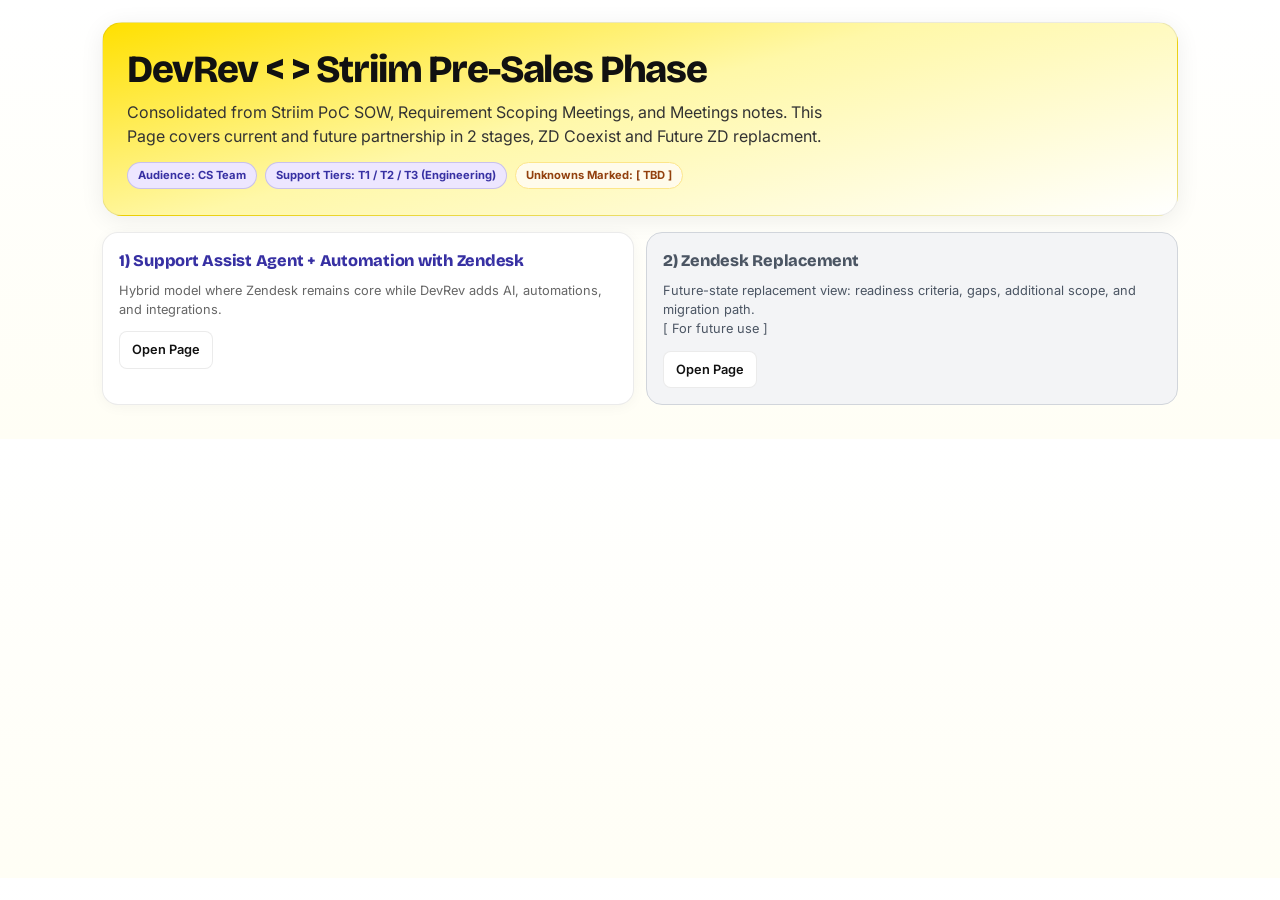
<file: index.html>
<!doctype html>
<html lang="en">
<head>
  <meta charset="utf-8">
  <meta name="viewport" content="width=device-width, initial-scale=1">
  <title>Striim CS Requirements Pages</title>
  <link rel="preconnect" href="https://fonts.googleapis.com">
  <link rel="preconnect" href="https://fonts.gstatic.com" crossorigin>
  <link href="https://fonts.googleapis.com/css2?family=Bricolage+Grotesque:opsz,wght@12..96,400;12..96,500;12..96,600;12..96,700;12..96,800&family=Inter:wght@400;500;600&family=JetBrains+Mono:wght@400;500&display=swap" rel="stylesheet">
  <link rel="stylesheet" href="./striim-cs-styles.css">
</head>
<body>
  <main class="container">
    <section class="hero">
      <h1 class="title"> DevRev < > Striim Pre-Sales Phase </h1>
      <p class="subtitle">
        Consolidated from Striim PoC SOW, Requirement Scoping Meetings, and Meetings notes.
        This Page covers current and future partnership in 2 stages, ZD Coexist and Future ZD replacment.
      </p>
      <div class="meta">
        <span class="chip">Audience: CS Team</span>
        <span class="chip">Support Tiers: T1 / T2 / T3 (Engineering)</span>
        <span class="chip warn">Unknowns Marked: [ TBD ]</span>
      </div>
    </section>

    <div class="grid-2">
      <article class="card">
        <h3>1) Support Assist Agent + Automation with Zendesk</h3>
        <p class="small">
          Hybrid model where Zendesk remains core while DevRev adds AI, automations, and integrations.
        </p>
        <a class="btn" href="./striim_support_assist_and_automation_with_zendesk.html">Open Page</a>
      </article>

      <article class="card card--future">
        <h3>2) Zendesk Replacement</h3>
        <p class="small">
          Future-state replacement view: readiness criteria, gaps, additional scope, and migration path.
        </p>
        <p class="small">[ For future use ]</p>
        <a class="btn" href="./striim_zendesk_replacement_view.html">Open Page</a>
      </article>
    </div>
  </main>
</body>
</html>
</file>
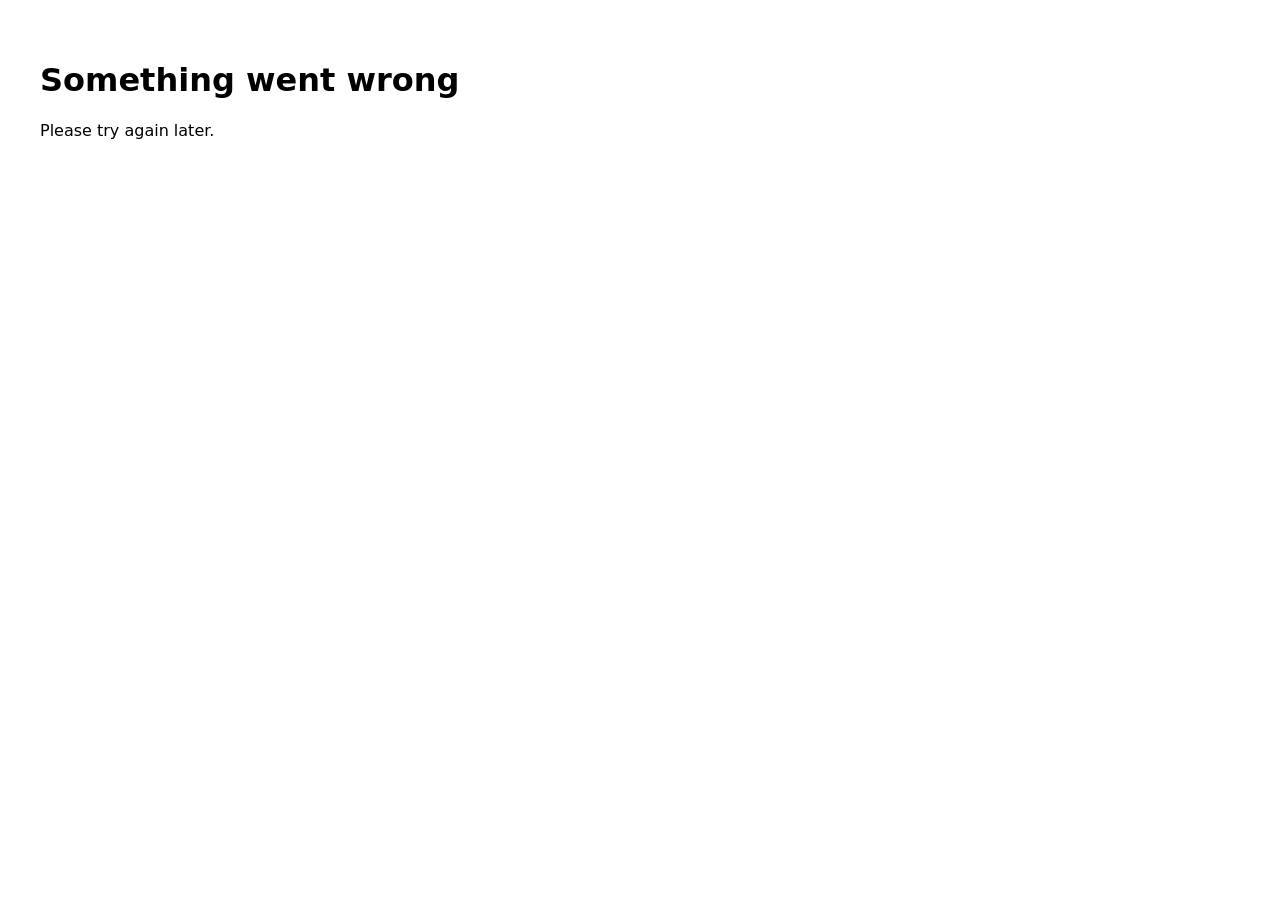
<file: 50x.html>
<!DOCTYPE html>
<html lang="en">
<head>
  <meta charset="UTF-8">
  <meta name="viewport" content="width=device-width, initial-scale=1.0">
  <title>Server error</title>
</head>
<body style="font-family: system-ui; padding: 2rem;">
  <h1>Something went wrong</h1>
  <p>Please try again later.</p>
</body>
</html>
</file>
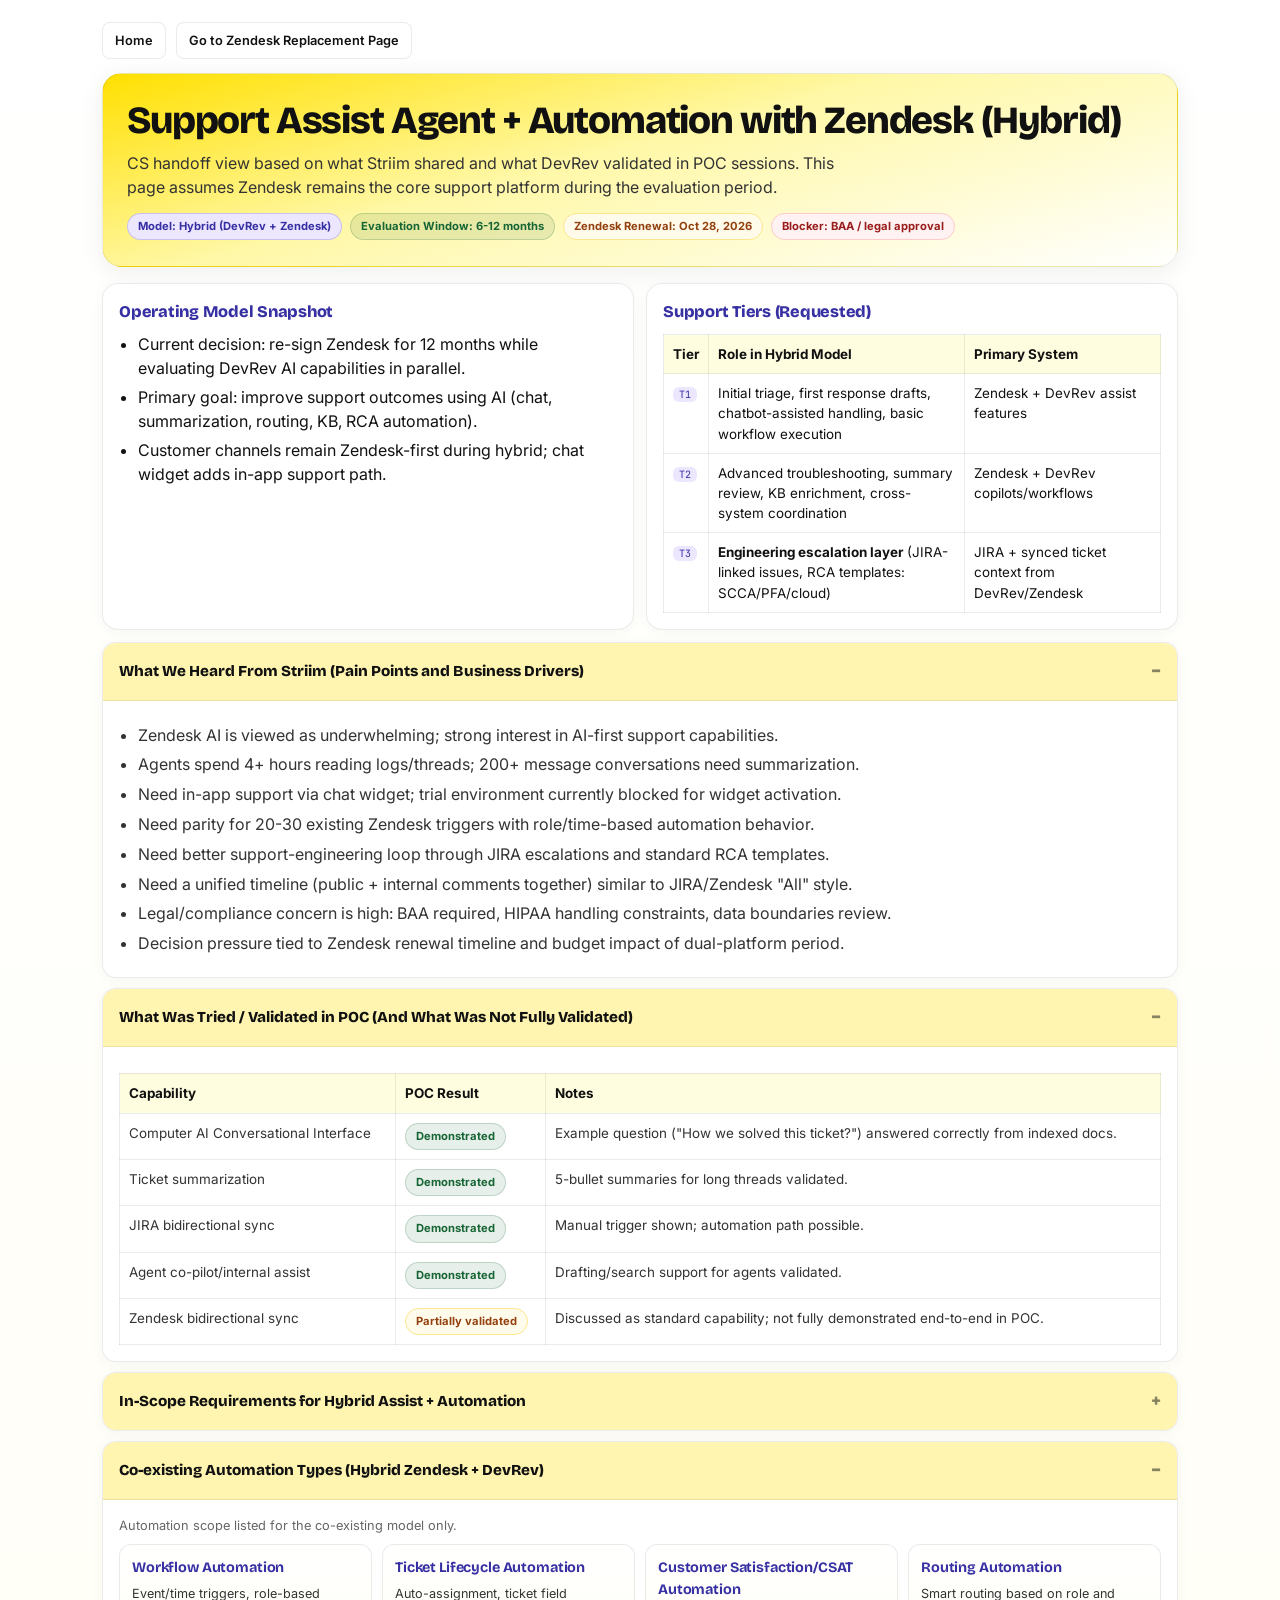
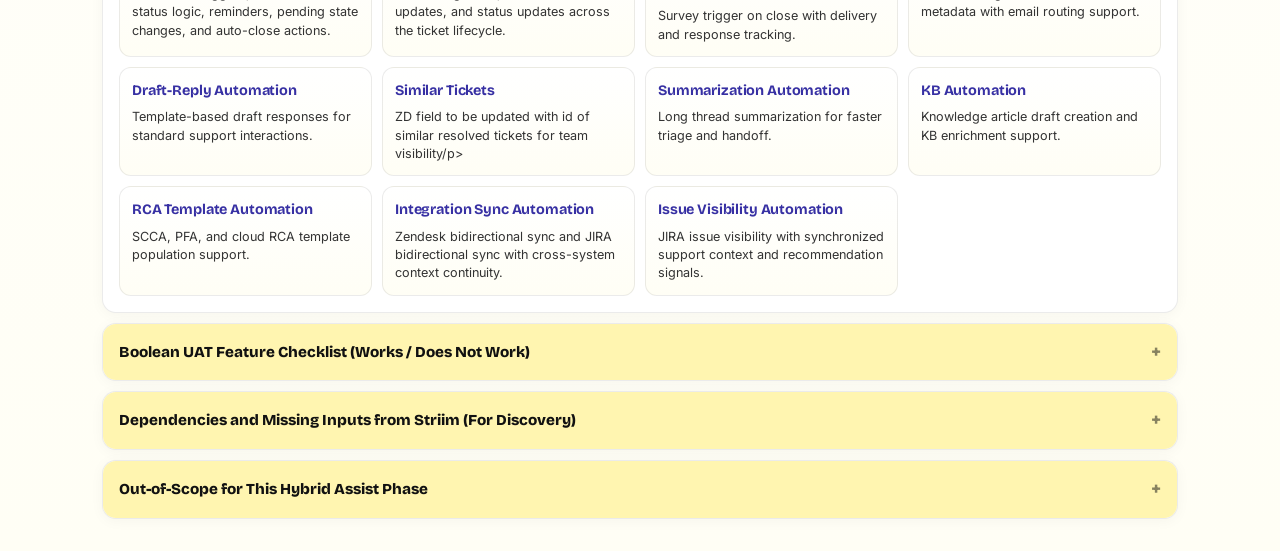
<file: striim_support_assist_and_automation_with_zendesk.html>
<!doctype html>
<html lang="en">
<head>
  <meta charset="utf-8">
  <meta name="viewport" content="width=device-width, initial-scale=1">
  <title>Striim - Support Assist Agent + Automation with Zendesk</title>
  <link rel="preconnect" href="https://fonts.googleapis.com">
  <link rel="preconnect" href="https://fonts.gstatic.com" crossorigin>
  <link href="https://fonts.googleapis.com/css2?family=Bricolage+Grotesque:opsz,wght@12..96,400;12..96,500;12..96,600;12..96,700;12..96,800&family=Inter:wght@400;500;600&family=JetBrains+Mono:wght@400;500&display=swap" rel="stylesheet">
  <link rel="stylesheet" href="./striim-cs-styles.css">
</head>
<body>
  <main class="container">
    <nav class="top-nav">
      <a class="btn" href="./index.html">Home</a>
      <a class="btn" href="./striim_zendesk_replacement_view.html">Go to Zendesk Replacement Page</a>
    </nav>

    <section class="hero">
      <h1 class="title">Support Assist Agent + Automation with Zendesk (Hybrid)</h1>
      <p class="subtitle">
        CS handoff view based on what Striim shared and what DevRev validated in POC sessions.
        This page assumes Zendesk remains the core support platform during the evaluation period.
      </p>
      <div class="meta">
        <span class="chip">Model: Hybrid (DevRev + Zendesk)</span>
        <span class="chip ok">Evaluation Window: 6-12 months</span>
        <span class="chip warn">Zendesk Renewal: Oct 28, 2026</span>
        <span class="chip risk">Blocker: BAA / legal approval</span>
      </div>
    </section>

    <section class="grid-2">
      <article class="card">
        <h3 class="section-heading">Operating Model Snapshot</h3>
        <ul>
          <li>Current decision: re-sign Zendesk for 12 months while evaluating DevRev AI capabilities in parallel.</li>
          <li>Primary goal: improve support outcomes using AI (chat, summarization, routing, KB, RCA automation).</li>
          <li>Customer channels remain Zendesk-first during hybrid; chat widget adds in-app support path.</li>
        </ul>
      </article>

      <article class="card">
        <h3 class="section-heading">Support Tiers (Requested)</h3>
        <table>
          <thead>
            <tr>
              <th>Tier</th>
              <th>Role in Hybrid Model</th>
              <th>Primary System</th>
            </tr>
          </thead>
          <tbody>
            <tr>
              <td><span class="kbd">T1</span></td>
              <td>Initial triage, first response drafts, chatbot-assisted handling, basic workflow execution</td>
              <td>Zendesk + DevRev assist features</td>
            </tr>
            <tr>
              <td><span class="kbd">T2</span></td>
              <td>Advanced troubleshooting, summary review, KB enrichment, cross-system coordination</td>
              <td>Zendesk + DevRev copilots/workflows</td>
            </tr>
            <tr>
              <td><span class="kbd">T3</span></td>
              <td><strong>Engineering escalation layer</strong> (JIRA-linked issues, RCA templates: SCCA/PFA/cloud)</td>
              <td>JIRA + synced ticket context from DevRev/Zendesk</td>
            </tr>
          </tbody>
        </table>
      </article>
    </section>

    <details open>
      <summary>What We Heard From Striim (Pain Points and Business Drivers)</summary>
      <div class="content">
        <ul>
          <li>Zendesk AI is viewed as underwhelming; strong interest in AI-first support capabilities.</li>
          <li>Agents spend 4+ hours reading logs/threads; 200+ message conversations need summarization.</li>
          <li>Need in-app support via chat widget; trial environment currently blocked for widget activation.</li>
          <li>Need parity for 20-30 existing Zendesk triggers with role/time-based automation behavior.</li>
          <li>Need better support-engineering loop through JIRA escalations and standard RCA templates.</li>
          <li>Need a unified timeline (public + internal comments together) similar to JIRA/Zendesk "All" style.</li>
          <li>Legal/compliance concern is high: BAA required, HIPAA handling constraints, data boundaries review.</li>
          <li>Decision pressure tied to Zendesk renewal timeline and budget impact of dual-platform period.</li>
        </ul>
      </div>
    </details>

    <details open>
      <summary>What Was Tried / Validated in POC (And What Was Not Fully Validated)</summary>
      <div class="content">
        <table>
          <thead>
            <tr>
              <th>Capability</th>
              <th>POC Result</th>
              <th>Notes</th>
            </tr>
          </thead>
          <tbody>
            <tr>
              <td>Computer AI Conversational Interface</td>
              <td><span class="chip ok">Demonstrated</span></td>
              <td>Example question ("How we solved this ticket?") answered correctly from indexed docs.</td>
            </tr>
            <tr>
              <td>Ticket summarization</td>
              <td><span class="chip ok">Demonstrated</span></td>
              <td>5-bullet summaries for long threads validated.</td>
            </tr>
            <tr>
              <td>JIRA bidirectional sync</td>
              <td><span class="chip ok">Demonstrated</span></td>
              <td>Manual trigger shown; automation path possible.</td>
            </tr>
         
            <tr>
              <td>Agent co-pilot/internal assist</td>
              <td><span class="chip ok">Demonstrated</span></td>
              <td>Drafting/search support for agents validated.</td>
            </tr>
            <tr>
              <td>Zendesk bidirectional sync</td>
              <td><span class="chip warn">Partially validated</span></td>
              <td>Discussed as standard capability; not fully demonstrated end-to-end in POC.</td>
            </tr>
            
          </tbody>
        </table>
      </div>
    </details>



    <details>
      <summary>In-Scope Requirements for Hybrid Assist + Automation</summary>
      <div class="content">
        <p class="small">
          Consolidated from requirement docs and SOW. Status labels indicate current understanding from pre-sales and POC.
        </p>
        <table>
          <thead>
            <tr>
              <th>Category</th>
              <th>Requirement Set</th>
              <th>Status</th>
            </tr>
          </thead>
          <tbody>
            <tr>
              <td>Ticketing</td>
              <td> team assignment, dashboard/filter standards, custom dashboards, auto-assignment, ticket field automation, CSV/XLS export</td>
              <td><span class="chip ok">Exists</span></td>
            </tr>
            <tr>
              <td>Workflow Automation</td>
              <td>Event/time triggers, role-based status logic, reminder/pending/auto-close actions, Zendesk trigger migration</td>
              <td><span class="chip warn">Exists + Striim input required</span></td>
            </tr>
            <tr>
              <td>Integrations</td>
              <td>JIRA bi-directional, Zendesk bi-directional, email-to-ticket and routing, docs indexing</td>
              <td><span class="chip ok">Critical</span></td>
            </tr>
            <tr>
              <td>AI Agent/Skills and Automations</td>
              <td>Computer fo Support KB creation, internal search, summarization, RCA template automation, smart routing, JIRA issue visibilty, support escalation agent, recomendation.</td>
              <td><span class="chip ok">TBD)</span></td>
            </tr>
            
            <tr>
              <td>zendesk Configuration</td>
              <td>Custom attributes to be created on the ZD ticket, Zendesk Custom field mapping like </td>
              <td><span class="chip ok">Supported</span> + <span class="chip warn">field list needed</span></td>
            </tr>
          </tbody>
        </table>
      </div>
    </details>

    <details open>
      <summary>Co-existing Automation Types (Hybrid Zendesk + DevRev)</summary>
      <div class="content">
        <p class="small">Automation scope listed for the co-existing model only.</p>
        <div class="automation-grid">
          <article class="automation-card">
            <h4>Workflow Automation</h4>
            <p>Event/time triggers, role-based status logic, reminders, pending state changes, and auto-close actions.</p>
          </article>
          <article class="automation-card">
            <h4>Ticket Lifecycle Automation</h4>
            <p>Auto-assignment, ticket field updates, and status updates across the ticket lifecycle.</p>
          </article>
          <article class="automation-card">
            <h4>Customer Satisfaction/CSAT Automation</h4>
            <p>Survey trigger on close with delivery and response tracking.</p>
          </article>
          <article class="automation-card">
            <h4>Routing Automation</h4>
            <p>Smart routing based on role and metadata with email routing support.</p>
          </article>
          <article class="automation-card">
            <h4>Draft-Reply Automation</h4>
            <p>Template-based draft responses for standard support interactions.</p>
          </article>
           <article class="automation-card">
            <h4>Similar Tickets</h4>
            <p>ZD field to be updated with id of similar resolved tickets for team visibility/p>
          </article>
        
          <article class="automation-card">
            <h4>Summarization Automation</h4>
            <p>Long thread summarization for faster triage and handoff.</p>
          </article>
          <article class="automation-card">
            <h4>KB Automation</h4>
            <p>Knowledge article draft creation and KB enrichment support.</p>
          </article>
          <article class="automation-card">
            <h4>RCA Template Automation</h4>
            <p>SCCA, PFA, and cloud RCA template population support.</p>
          </article>
          <article class="automation-card">
            <h4>Integration Sync Automation</h4>
            <p>Zendesk bidirectional sync and JIRA bidirectional sync with cross-system context continuity.</p>
          </article>
          <article class="automation-card">
            <h4>Issue Visibility Automation</h4>
            <p>JIRA issue visibility with synchronized support context and recommendation signals.</p>
          </article>
        </div>
      </div>
    </details>

    <details>
      <summary>Boolean UAT Feature Checklist (Works / Does Not Work)</summary>
      <div class="content">
        <table>
          <thead>
            <tr>
              <th>Feature</th>
              <th>Success Definition</th>
              <th>Current Value</th>
            </tr>
          </thead>
          <tbody>

            <tr><td>Ticket Summarization Field </td><td> When Routing to L2/L3 200+ messages summarized to 5 bullets accurately</td><td><span class="chip ok">Works</span></td></tr>
            <tr><td>Workflow Automation</td><td> Macro Draft-Response, Rout to Correct Owner, Recommended Next Steps on this Ticket </td><td><span class="chip ok">Works</span></td></tr>
            <tr><td>Zendesk Bidirectional Sync</td><td>Zendesk↔DevRev sync without data loss</td><td><span class="chip ok">Works</span></td></tr>
            <tr><td>JIRA Bidirectional Sync</td><td>Issue links, comments, status sync both directions , No Ticket Creation in Jira </td><td><span class="chip ok">Works</span></td></tr>
        
            <tr><td>Smart Routing</td><td>Correct routing based on role/metadata</td><td><span class="chip ok">Works</span></td></tr>
            <tr><td>KB Article Creation</td><td>Reviewable AI draft can be published</td><td><span class="chip ok">Works</span></td></tr>
            <tr><td>CSAT Survey/Customer Satisfaction </td><td>Triggers on close, delivers, and tracks responses</td><td><span class="chip ok">Works</span></td></tr>
            <tr><td>Internal Search Agent[Computer]</td><td>Relevant results with acceptable speed (&lt;5s target)</td><td><span class="chip ok">Works</span></td></tr>
          </tbody>
        </table>
      </div>
    </details>

    <details>
      <summary>Dependencies and Missing Inputs from Striim (For Discovery)</summary>
      <div class="content">
        <ul>
          <li>Full Zendesk trigger inventory (name, condition, action, priority).</li>
          <li>Confirm with Strrim Team Where is Their KBs</li>
          <li>Time intervals and SLA definitions (first response, response, resolution, tier-based SLA).</li>
          
          <li>Custom field inventory for DevRev to Use in Zendesk (field type, validation, usage mapping).</li>
          <li>Email routing and auto-assignment rules; auto-reply templates.</li>
          <li>RCA template field schemas for SCCA/PFA/cloud workflows.</li>
          <li>License counts and expected monthly ticket/conversation volume for AI action estimation.</li>
          <li>Workspace name, final team titles, and any contact detail gaps marked <span class="kbd">[ TBD ]</span>.</li>
        </ul>
      </div>
    </details>

    <details>
      <summary>Out-of-Scope for This Hybrid Assist Phase</summary>
      <div class="content">
        <ul>
          <li>Salesforce, Slack, Confluence integrations and non-listed external sources.</li>
          <li>Custom code-heavy feature development beyond standard configuration path.</li>
          <li>Third-party system administration ownership (Zendesk/JIRA/email server ops remain with Striim).</li>
          <li>Extensive custom training programs beyond standard enablement delivery.</li>
          <li>Broader change-management consulting and executive reporting beyond standard CSM cadence.</li>
        </ul>
      </div>
    </details>

   
  </main>
</body>
</html>
</file>
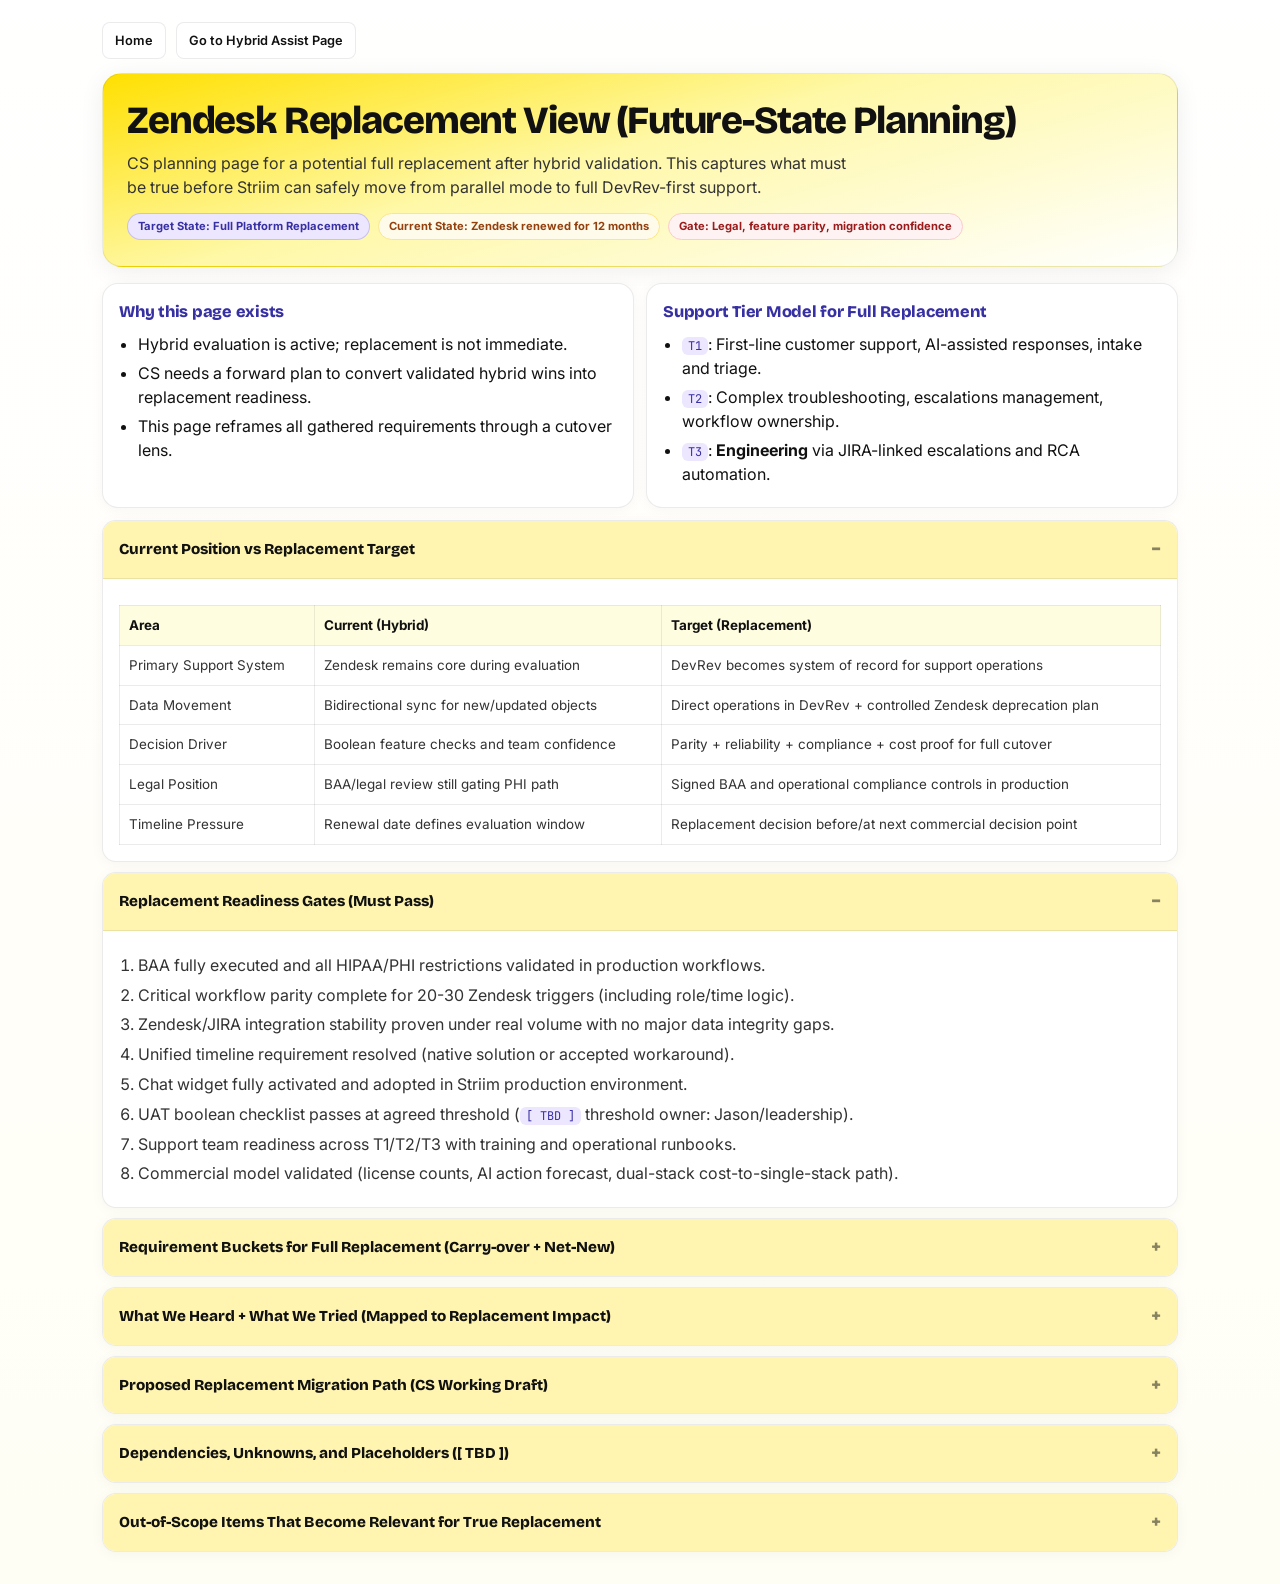
<file: striim_zendesk_replacement_view.html>
<!doctype html>
<html lang="en">
<head>
  <meta charset="utf-8">
  <meta name="viewport" content="width=device-width, initial-scale=1">
  <title>Striim - Zendesk Replacement View</title>
  <link rel="preconnect" href="https://fonts.googleapis.com">
  <link rel="preconnect" href="https://fonts.gstatic.com" crossorigin>
  <link href="https://fonts.googleapis.com/css2?family=Bricolage+Grotesque:opsz,wght@12..96,400;12..96,500;12..96,600;12..96,700;12..96,800&family=Inter:wght@400;500;600&family=JetBrains+Mono:wght@400;500&display=swap" rel="stylesheet">
  <link rel="stylesheet" href="./striim-cs-styles.css">
</head>
<body>
  <main class="container">
    <nav class="top-nav">
      <a class="btn" href="./index.html">Home</a>
      <a class="btn" href="./striim_support_assist_and_automation_with_zendesk.html">Go to Hybrid Assist Page</a>
    </nav>

    <section class="hero">
      <h1 class="title">Zendesk Replacement View (Future-State Planning)</h1>
      <p class="subtitle">
        CS planning page for a potential full replacement after hybrid validation.
        This captures what must be true before Striim can safely move from parallel mode to full DevRev-first support.
      </p>
      <div class="meta">
        <span class="chip">Target State: Full Platform Replacement</span>
        <span class="chip warn">Current State: Zendesk renewed for 12 months</span>
        <span class="chip risk">Gate: Legal, feature parity, migration confidence</span>
      </div>
    </section>

    <section class="grid-2">
      <article class="card">
        <h3 class="section-heading">Why this page exists</h3>
        <ul>
          <li>Hybrid evaluation is active; replacement is not immediate.</li>
          <li>CS needs a forward plan to convert validated hybrid wins into replacement readiness.</li>
          <li>This page reframes all gathered requirements through a cutover lens.</li>
        </ul>
      </article>
      <article class="card">
        <h3 class="section-heading">Support Tier Model for Full Replacement</h3>
        <ul>
          <li><span class="kbd">T1</span>: First-line customer support, AI-assisted responses, intake and triage.</li>
          <li><span class="kbd">T2</span>: Complex troubleshooting, escalations management, workflow ownership.</li>
          <li><span class="kbd">T3</span>: <strong>Engineering</strong> via JIRA-linked escalations and RCA automation.</li>
        </ul>
      </article>
    </section>

    <details open>
      <summary>Current Position vs Replacement Target</summary>
      <div class="content">
        <table>
          <thead>
            <tr>
              <th>Area</th>
              <th>Current (Hybrid)</th>
              <th>Target (Replacement)</th>
            </tr>
          </thead>
          <tbody>
            <tr>
              <td>Primary Support System</td>
              <td>Zendesk remains core during evaluation</td>
              <td>DevRev becomes system of record for support operations</td>
            </tr>
            <tr>
              <td>Data Movement</td>
              <td>Bidirectional sync for new/updated objects</td>
              <td>Direct operations in DevRev + controlled Zendesk deprecation plan</td>
            </tr>
            <tr>
              <td>Decision Driver</td>
              <td>Boolean feature checks and team confidence</td>
              <td>Parity + reliability + compliance + cost proof for full cutover</td>
            </tr>
            <tr>
              <td>Legal Position</td>
              <td>BAA/legal review still gating PHI path</td>
              <td>Signed BAA and operational compliance controls in production</td>
            </tr>
            <tr>
              <td>Timeline Pressure</td>
              <td>Renewal date defines evaluation window</td>
              <td>Replacement decision before/at next commercial decision point</td>
            </tr>
          </tbody>
        </table>
      </div>
    </details>

    <details open>
      <summary>Replacement Readiness Gates (Must Pass)</summary>
      <div class="content">
        <ol>
          <li>BAA fully executed and all HIPAA/PHI restrictions validated in production workflows.</li>
          <li>Critical workflow parity complete for 20-30 Zendesk triggers (including role/time logic).</li>
          <li>Zendesk/JIRA integration stability proven under real volume with no major data integrity gaps.</li>
          <li>Unified timeline requirement resolved (native solution or accepted workaround).</li>
          <li>Chat widget fully activated and adopted in Striim production environment.</li>
          <li>UAT boolean checklist passes at agreed threshold (<span class="kbd">[ TBD ]</span> threshold owner: Jason/leadership).</li>
          <li>Support team readiness across T1/T2/T3 with training and operational runbooks.</li>
          <li>Commercial model validated (license counts, AI action forecast, dual-stack cost-to-single-stack path).</li>
        </ol>
      </div>
    </details>

    <details>
      <summary>Requirement Buckets for Full Replacement (Carry-over + Net-New)</summary>
      <div class="content">
        <table>
          <thead>
            <tr>
              <th>Bucket</th>
              <th>Carry-over from Hybrid</th>
              <th>Net-New for Replacement Completion</th>
            </tr>
          </thead>
          <tbody>
            <tr>
              <td>Ticketing Core</td>
              <td>CSAT, assignment, ticket automation, exports, role-based handling, SLA tracking</td>
              <td>Final operating model when Zendesk queue ownership shifts fully to DevRev</td>
            </tr>
            <tr>
              <td>Workflow Automation</td>
              <td>20-30 trigger migration, time-based flows, status logic, routing automation</td>
              <td>Formal parity sign-off and fallback procedures for failed automations</td>
            </tr>
            <tr>
              <td>AI Agent Layer</td>
              <td>Search, summarization, KB generation, RCA templates, escalation agents</td>
              <td>Deflection governance, confidence thresholds, production guardrails by tier</td>
            </tr>
            <tr>
              <td>Integrations</td>
              <td>JIRA bi-directional, email routing, docs indexing, Zendesk sync in transition</td>
              <td>Zendesk decommission sequencing and post-cutover integration simplification</td>
            </tr>
            <tr>
              <td>Data Strategy</td>
              <td>Sync of new/updated data during hybrid period</td>
              <td>Historical migration strategy if required (<span class="kbd">[ TBD ]</span>, currently out-of-scope)</td>
            </tr>
            <tr>
              <td>Governance</td>
              <td>RACI, weekly cadence, CS ownership handoff</td>
              <td>Executive sign-off framework for full replacement go/no-go</td>
            </tr>
          </tbody>
        </table>
      </div>
    </details>

    <details>
      <summary>What We Heard + What We Tried (Mapped to Replacement Impact)</summary>
      <div class="content">
        <table>
          <thead>
            <tr>
              <th>Signal</th>
              <th>Source</th>
              <th>Replacement Impact</th>
            </tr>
          </thead>
          <tbody>
            <tr>
              <td>Strong AI value perception over Zendesk AI</td>
              <td>Team feedback + POC outcomes</td>
              <td>Supports replacement case if reliability and governance are proven at scale.</td>
            </tr>
            <tr>
              <td>Summarization and internal search highly valued</td>
              <td>POC demonstrations</td>
              <td>High leverage for T1/T2 efficiency and faster resolution cycles.</td>
            </tr>
            <tr>
              <td>Unified timeline is still unresolved</td>
              <td>Discovery concern / open question</td>
              <td>Potential adoption blocker for day-to-day support workflow quality.</td>
            </tr>
            <tr>
              <td>BAA/legal process still active</td>
              <td>Security/legal sessions</td>
              <td>Hard gate; replacement cannot proceed without completion.</td>
            </tr>
            <tr>
              <td>Trigger migration complexity unknown until full inventory arrives</td>
              <td>Scope/dependency docs</td>
              <td>Primary execution risk for parity and timeline confidence.</td>
            </tr>
            <tr>
              <td>Chat widget blocked in trial</td>
              <td>POC findings</td>
              <td>Must prove production activation to support customer-facing replacement motion.</td>
            </tr>
          </tbody>
        </table>
      </div>
    </details>

    <details>
      <summary>Proposed Replacement Migration Path (CS Working Draft)</summary>
      <div class="content">
        <table>
          <thead>
            <tr>
              <th>Phase</th>
              <th>Goal</th>
              <th>Exit Criteria</th>
            </tr>
          </thead>
          <tbody>
            <tr>
              <td>Phase A: Hybrid Hardening</td>
              <td>Close open dependencies and validate all critical feature behaviors</td>
              <td>BAA signed, trigger map complete, key UAT checks passing</td>
            </tr>
            <tr>
              <td>Phase B: Controlled Shift</td>
              <td>Move defined ticket cohorts/channels to DevRev-first operations</td>
              <td>No severe sync issues, team adoption by T1/T2/T3, stable SLA reporting</td>
            </tr>
            <tr>
              <td>Phase C: Replacement Decision</td>
              <td>Leadership go/no-go based on validated scorecard and commercial model</td>
              <td>Executive approval + cutover plan + rollback plan approved</td>
            </tr>
            <tr>
              <td>Phase D: Zendesk Decommission Plan</td>
              <td>Retire/reduce Zendesk footprint in controlled manner</td>
              <td>Data retention/export policy finalized and operational ownership transferred</td>
            </tr>
          </tbody>
        </table>
      </div>
    </details>

    <details>
      <summary>Dependencies, Unknowns, and Placeholders ([ TBD ])</summary>
      <div class="content">
        <ul>
          <li>Go/no-go threshold for feature pass rate: <span class="kbd">[ TBD ]</span>.</li>
          <li>Unified timeline final resolution and delivery commitment: <span class="kbd">[ TBD ]</span>.</li>
          <li>Historical migration need and scope (if required for replacement): <span class="kbd">[ TBD ]</span>.</li>
          <li>Final license model by role (Ultimate vs Basic/Collaborator): <span class="kbd">[ TBD ]</span>.</li>
          <li>Monthly ticket and chat volume baseline for AI action forecasting: <span class="kbd">[ TBD ]</span>.</li>
          <li>Replacement budget model vs continued Zendesk + AI add-on path: <span class="kbd">[ TBD ]</span>.</li>
          <li>CSM assignee, implementation engineer assignee, final RACI ownership: <span class="kbd">[ TBD ]</span>.</li>
          <li>Final legal timeline and BAA completion date: <span class="kbd">[ TBD ]</span>.</li>
        </ul>
      </div>
    </details>

    <details>
      <summary>Out-of-Scope Items That Become Relevant for True Replacement</summary>
      <div class="content">
        <ul>
          <li>Historical data migration (currently excluded in hybrid SOW) may need a dedicated follow-on project.</li>
          <li>Zendesk decommission execution and long-term admin transition are not in current implementation scope.</li>
          <li>Any custom development beyond standard platform capabilities requires separate approval and scoping.</li>
          <li>Additional integrations not currently required (Salesforce/Slack/Confluence) remain excluded unless business needs change.</li>
          <li>Organizational change-management consulting remains separate from baseline implementation services.</li>
        </ul>
      </div>
    </details>
  </main>
</body>
</html>
</file>
<file: striim-cs-styles.css>
:root {
  --yellow-bright: #ffe000;
  --yellow-mid: #fff5b0;
  --yellow-pale: #fffde0;
  --lavender: #ede6ff;
  --indigo: #3730a3;
  --indigo-soft: #5b21b6;
  --text-dark: #111111;
  --text-body: #333333;
  --text-muted: #666666;
  --white: #ffffff;
  --border: rgba(0, 0, 0, 0.08);
  --shadow: 0 4px 24px rgba(0, 0, 0, 0.07);
  --teal: #0f766e;
  --teal-bg: rgba(15, 118, 110, 0.12);
  --green: #166534;
  --green-bg: rgba(22, 101, 52, 0.1);
  --amber: #92400e;
  --amber-bg: #fffbeb;
  --rose: #991b1b;
  --rose-bg: #fef2f2;
}

* {
  box-sizing: border-box;
  margin: 0;
  padding: 0;
}

html {
  scroll-behavior: smooth;
}

body {
  font-family: "Inter", system-ui, sans-serif;
  background: linear-gradient(180deg, #ffffff 0%, #fffef5 100%);
  color: var(--text-dark);
  line-height: 1.5;
}

.container {
  max-width: 1120px;
  margin: 0 auto;
  padding: 22px;
}

.top-nav {
  display: flex;
  gap: 10px;
  margin-bottom: 14px;
  flex-wrap: wrap;
}

.btn {
  text-decoration: none;
  border: 1px solid var(--border);
  border-radius: 8px;
  padding: 8px 12px;
  background: var(--white);
  color: var(--text-dark);
  font-weight: 600;
  font-size: 0.8rem;
  display: inline-block;
}

.btn:hover {
  background: var(--yellow-pale);
}

.hero {
  background: linear-gradient(165deg, var(--yellow-bright) 0%, #fff8a8 45%, var(--white) 100%);
  border: 1px solid var(--border);
  border-radius: 20px;
  box-shadow: var(--shadow);
  padding: 26px 24px;
  margin-bottom: 16px;
}

.title {
  margin: 0 0 10px;
  font-family: "Bricolage Grotesque", sans-serif;
  font-size: clamp(1.6rem, 4vw, 2.4rem);
  font-weight: 800;
  letter-spacing: -0.03em;
  line-height: 1.06;
}

.subtitle {
  margin: 0;
  color: var(--text-body);
  max-width: 72ch;
}

.meta {
  margin-top: 14px;
  display: flex;
  gap: 8px;
  flex-wrap: wrap;
}

.chip {
  display: inline-block;
  background: var(--lavender);
  color: var(--indigo);
  border: 1px solid rgba(55, 48, 163, 0.2);
  border-radius: 999px;
  font-size: 0.7rem;
  font-weight: 700;
  padding: 4px 10px;
}

.chip.ok {
  background: var(--green-bg);
  color: var(--green);
  border-color: rgba(22, 101, 52, 0.2);
}

.chip.warn {
  background: var(--amber-bg);
  color: var(--amber);
  border-color: #fde68a;
}

.chip.risk {
  background: var(--rose-bg);
  color: var(--rose);
  border-color: #fecaca;
}

.grid-2 {
  display: grid;
  grid-template-columns: repeat(2, 1fr);
  gap: 12px;
  margin-bottom: 12px;
}

@media (max-width: 900px) {
  .grid-2 {
    grid-template-columns: 1fr;
  }
}

.card {
  background: var(--white);
  border: 1px solid var(--border);
  border-radius: 16px;
  padding: 16px;
  box-shadow: 0 2px 14px rgba(0, 0, 0, 0.04);
}

.card h3 {
  font-family: "Bricolage Grotesque", sans-serif;
  font-size: 1.02rem;
  font-weight: 800;
  letter-spacing: -0.015em;
  color: var(--indigo);
  margin: 0 0 8px;
}

.card .btn {
  margin-top: 12px;
}

.automation-grid {
  display: grid;
  grid-template-columns: repeat(auto-fit, minmax(220px, 1fr));
  gap: 10px;
  margin-top: 8px;
}

.automation-card {
  background: linear-gradient(180deg, #ffffff 0%, #fffef5 100%);
  border: 1px solid var(--border);
  border-radius: 12px;
  padding: 12px;
}

.automation-card h4 {
  margin: 0 0 6px;
  font-family: "Bricolage Grotesque", sans-serif;
  font-size: 0.9rem;
  color: var(--indigo);
  letter-spacing: -0.01em;
}

.automation-card p {
  margin: 0;
  font-size: 0.79rem;
  color: var(--text-body);
  line-height: 1.45;
}

.card--future {
  background: #f3f4f6;
  border-color: #d1d5db;
  box-shadow: none;
}

.card--future h3,
.card--future .small {
  color: #4b5563;
}

details {
  margin-bottom: 10px;
  border: 1px solid var(--border);
  border-radius: 14px;
  background: var(--white);
  overflow: hidden;
  box-shadow: 0 2px 14px rgba(0, 0, 0, 0.04);
}

summary {
  list-style: none;
  cursor: pointer;
  padding: 14px 16px;
  font-family: "Bricolage Grotesque", sans-serif;
  font-weight: 800;
  font-size: 0.95rem;
  display: flex;
  align-items: center;
  justify-content: space-between;
  gap: 12px;
  background: var(--yellow-mid);
  color: var(--text-dark);
}

summary::-webkit-details-marker {
  display: none;
}

summary::after {
  content: "+";
  font-size: 1.2rem;
  opacity: 0.5;
}

details[open] summary::after {
  content: "−";
}

details[open] summary {
  border-bottom: 1px solid var(--border);
}

details > .content {
  padding: 16px;
  color: var(--text-body);
  line-height: 1.55;
}

ul,
ol {
  margin: 6px 0 0 1.2rem;
}

li {
  margin: 5px 0;
}

table {
  width: 100%;
  border-collapse: collapse;
  margin-top: 10px;
  font-size: 0.84rem;
}

th,
td {
  border: 1px solid var(--border);
  text-align: left;
  vertical-align: top;
  padding: 9px;
}

th {
  background: var(--yellow-pale);
  color: var(--text-dark);
  font-weight: 700;
}

.kbd {
  font-family: "JetBrains Mono", ui-monospace, SFMono-Regular, Menlo, Consolas, monospace;
  background: var(--lavender);
  color: var(--indigo);
  border-radius: 6px;
  padding: 1px 6px;
  font-size: 0.75em;
}

.small {
  font-size: 0.8rem;
  color: var(--text-muted);
}

.section-heading {
  margin: 8px 0 10px;
}
</file>
